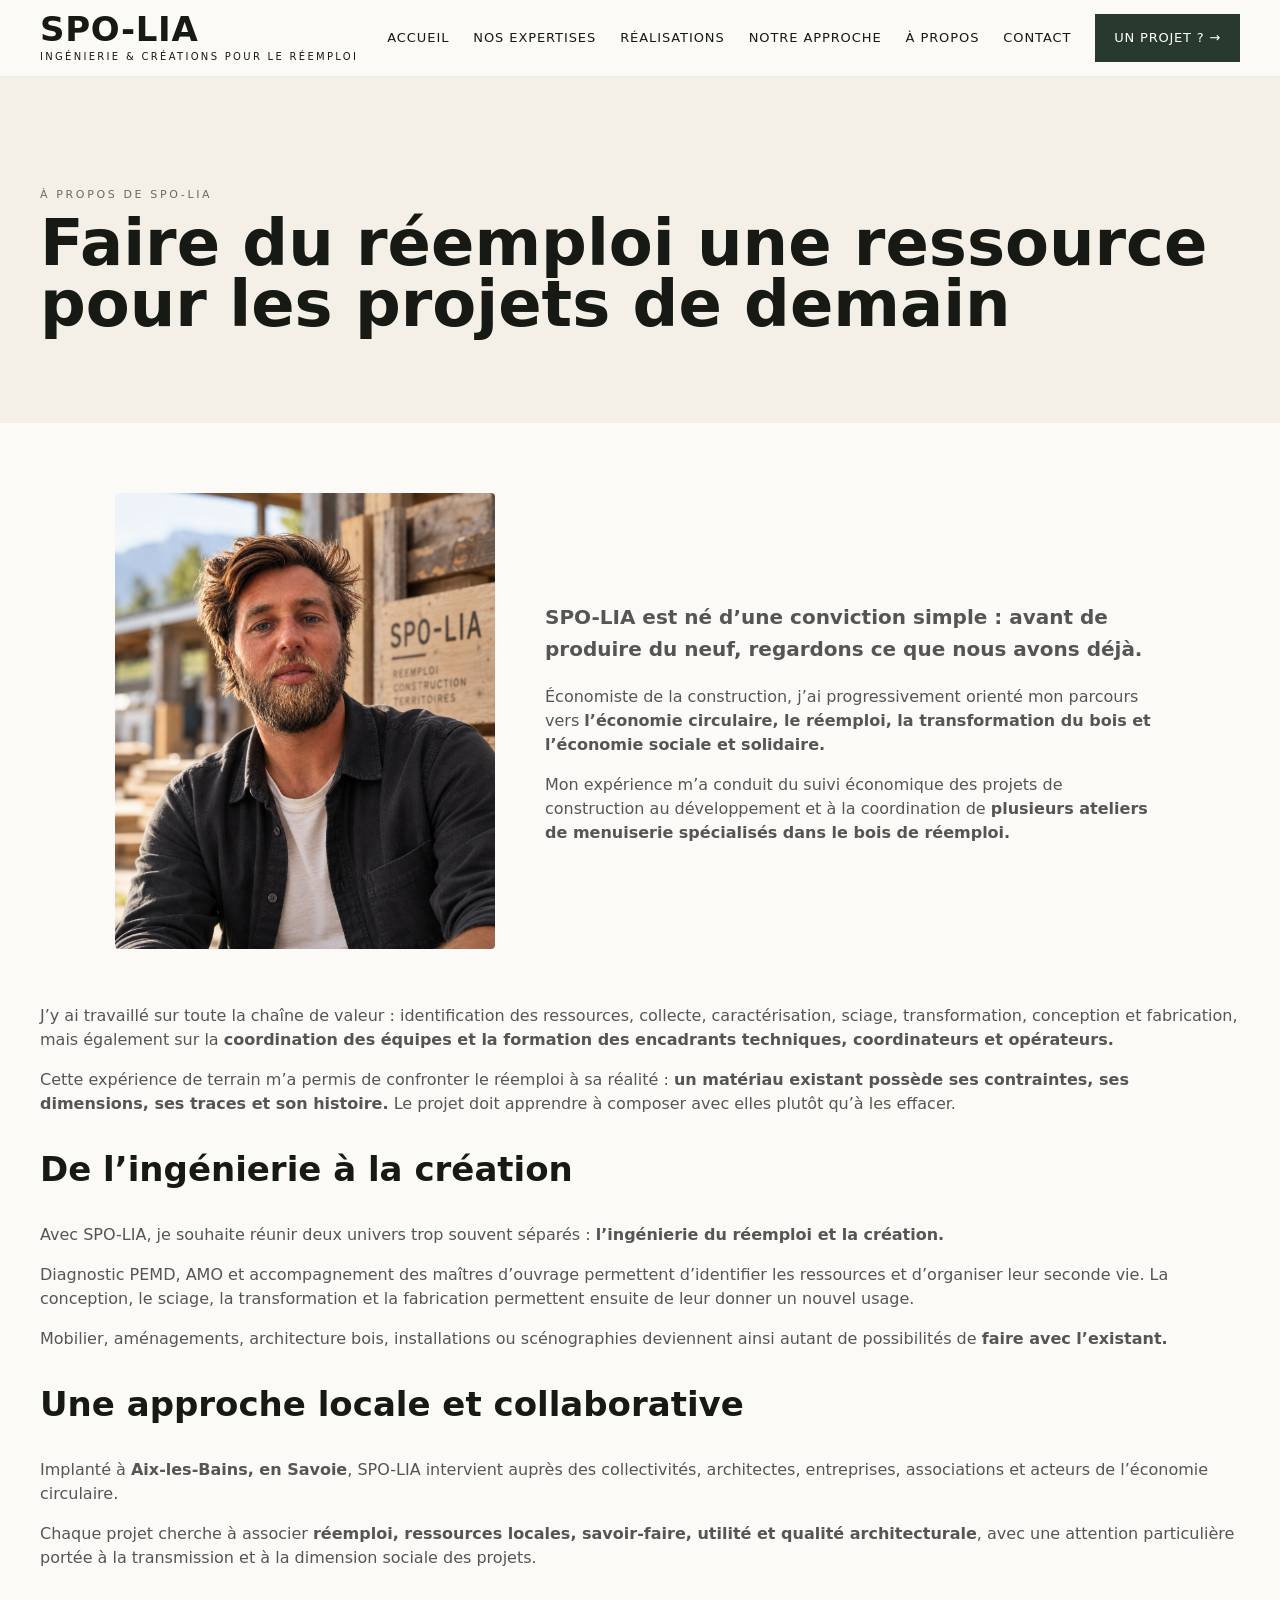
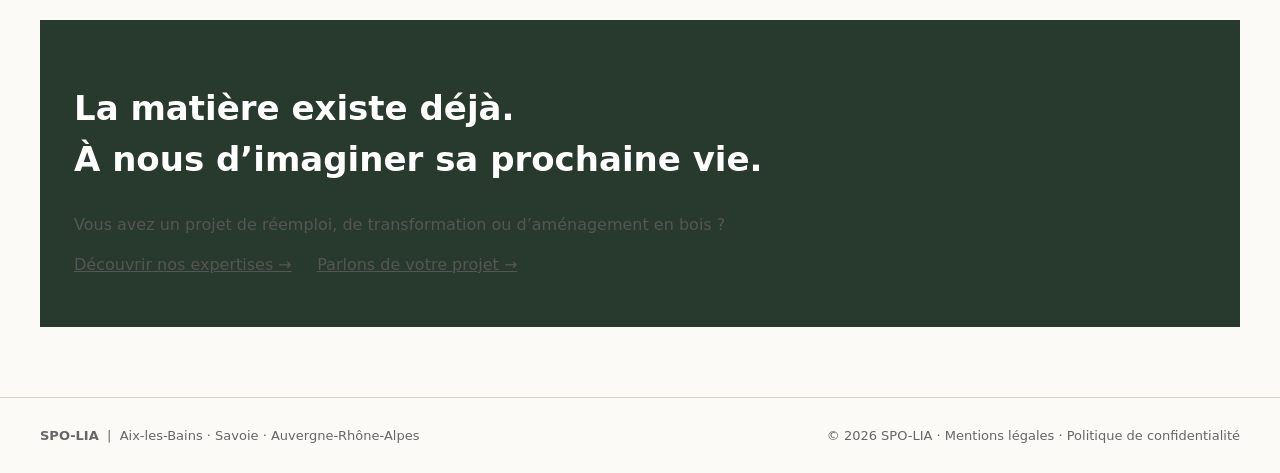
<file: a-propos.html>
<!doctype html>
<html lang="fr">

<head>
  <meta charset="utf-8">
  <meta name="viewport" content="width=device-width, initial-scale=1">

  <title>À propos — SPO-LIA | Réemploi & construction</title>

  <meta name="description" content="Découvrez SPO-LIA, une approche du réemploi mêlant économie de la construction, économie circulaire, bois de réemploi et économie sociale et solidaire.">

  <link rel="canonical" href="https://spo-lia.fr/a-propos.html">
  <link rel="stylesheet" href="style.css">
</head>

<body>

<header class="header">
  <div class="container nav">

    <a class="brand" href="index.html">
      <strong>SPO-LIA</strong>
      <span>INGÉNIERIE & CRÉATIONS POUR LE RÉEMPLOI</span>
    </a>

    <nav class="navlinks">
      <a href="index.html">Accueil</a>
      <a href="expertises.html">Nos expertises</a>
      <a href="realisations.html">Réalisations</a>
      <a href="approche.html">Notre approche</a>
      <a href="a-propos.html">À propos</a>
      <a href="contact.html">Contact</a>
      <a class="btn dark" href="contact.html">Un projet ? →</a>
    </nav>

  </div>
</header>


<section class="page-hero">
  <div class="container">

    <div class="eyebrow">À propos de SPO-LIA</div>

    <h1>Faire du réemploi une ressource<br>
    pour les projets de demain</h1>

  </div>
</section>


<section class="content">

  <div class="container">

    <!-- PHOTO -->

    <div style="
      max-width:1050px;
      margin:0 auto 55px auto;
      display:grid;
      grid-template-columns:minmax(260px,380px) 1fr;
      gap:50px;
      align-items:center;
    ">

      <div>
        <img
          src="assets/Photo4.png"
          alt="SPO-LIA — économie circulaire et bois de réemploi"
          style="
            width:100%;
            display:block;
            border-radius:4px;
            object-fit:cover;
          ">
      </div>


      <div>

        <p style="font-size:1.25rem; line-height:1.6;">
          <strong>
          SPO-LIA est né d’une conviction simple :
          avant de produire du neuf, regardons ce que nous avons déjà.
          </strong>
        </p>

        <p>
          Économiste de la construction, j’ai progressivement orienté mon parcours vers
          <strong>l’économie circulaire, le réemploi, la transformation du bois
          et l’économie sociale et solidaire.</strong>
        </p>

        <p>
          Mon expérience m’a conduit du suivi économique des projets de construction
          au développement et à la coordination de
          <strong>plusieurs ateliers de menuiserie spécialisés dans le bois de réemploi.</strong>
        </p>

      </div>

    </div>


    <p>
      J’y ai travaillé sur toute la chaîne de valeur :
      identification des ressources, collecte, caractérisation, sciage,
      transformation, conception et fabrication, mais également sur la
      <strong>coordination des équipes et la formation des encadrants techniques,
      coordinateurs et opérateurs.</strong>
    </p>

    <p>
      Cette expérience de terrain m’a permis de confronter le réemploi à sa réalité :
      <strong>un matériau existant possède ses contraintes, ses dimensions,
      ses traces et son histoire.</strong>
      Le projet doit apprendre à composer avec elles plutôt qu’à les effacer.
    </p>


    <h2>De l’ingénierie à la création</h2>

    <p>
      Avec SPO-LIA, je souhaite réunir deux univers trop souvent séparés :
      <strong>l’ingénierie du réemploi et la création.</strong>
    </p>

    <p>
      Diagnostic PEMD, AMO et accompagnement des maîtres d’ouvrage permettent
      d’identifier les ressources et d’organiser leur seconde vie.
      La conception, le sciage, la transformation et la fabrication permettent
      ensuite de leur donner un nouvel usage.
    </p>

    <p>
      Mobilier, aménagements, architecture bois, installations ou scénographies
      deviennent ainsi autant de possibilités de
      <strong>faire avec l’existant.</strong>
    </p>


    <h2>Une approche locale et collaborative</h2>

    <p>
      Implanté à <strong>Aix-les-Bains, en Savoie</strong>, SPO-LIA intervient
      auprès des collectivités, architectes, entreprises, associations
      et acteurs de l’économie circulaire.
    </p>

    <p>
      Chaque projet cherche à associer
      <strong>réemploi, ressources locales, savoir-faire, utilité
      et qualité architecturale</strong>,
      avec une attention particulière portée à la transmission
      et à la dimension sociale des projets.
    </p>


    <div class="contact-box" style="margin-top:50px;">

      <h2>La matière existe déjà.<br>
      À nous d’imaginer sa prochaine vie.</h2>

      <p>
        Vous avez un projet de réemploi, de transformation ou
        d’aménagement en bois ?
      </p>

      <p>
        <a href="expertises.html">Découvrir nos expertises →</a>
        &nbsp;&nbsp;&nbsp;
        <a href="contact.html">Parlons de votre projet →</a>
      </p>

    </div>

  </div>

</section>


<footer class="footer">

  <div class="container footer-row">

    <div>
      <strong>SPO-LIA</strong>
      &nbsp;|&nbsp;
      Aix-les-Bains · Savoie · Auvergne-Rhône-Alpes
    </div>

    <div>
      © 2026 SPO-LIA · Mentions légales · Politique de confidentialité
    </div>

  </div>

</footer>

</body>
</html>
</file>
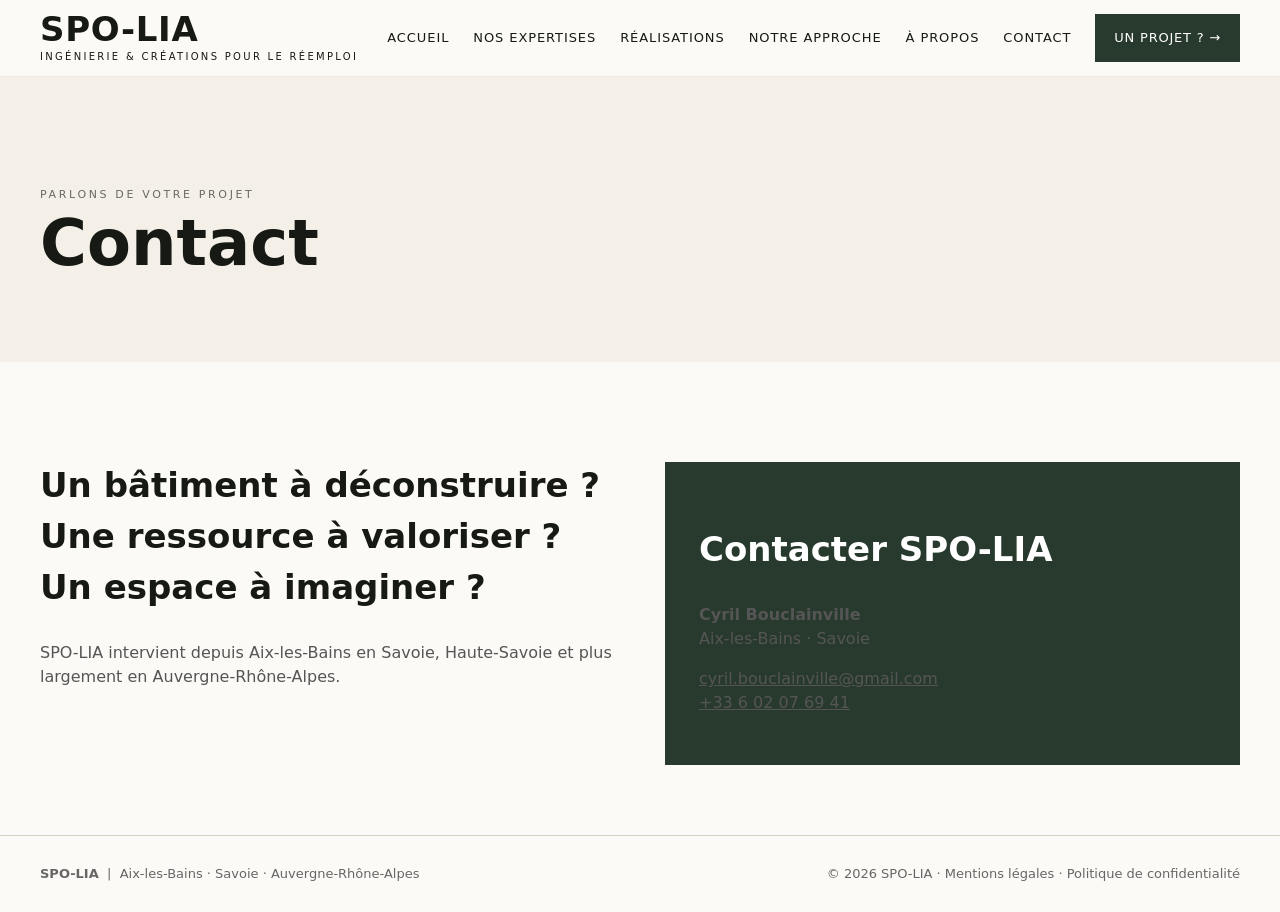
<file: contact.html>
<!doctype html><html lang="fr"><head><meta charset="utf-8"><meta name="viewport" content="width=device-width,initial-scale=1"><title>Contact — SPO-LIA</title><link rel="stylesheet" href="style.css"></head><body><header class="header"><div class="container nav"><a class="brand" href="index.html"><strong>SPO-LIA</strong><span>INGÉNIERIE & CRÉATIONS POUR LE RÉEMPLOI</span></a><nav class="navlinks"><a href="index.html">Accueil</a><a href="expertises.html">Nos expertises</a><a href="realisations.html">Réalisations</a><a href="approche.html">Notre approche</a><a href="a-propos.html">À propos</a><a href="contact.html">Contact</a><a class="btn dark" href="contact.html">Un projet ? →</a></nav></div></header><section class="page-hero"><div class="container"><div class="eyebrow">Parlons de votre projet</div><h1>Contact</h1></div></section><section class="content"><div class="container"><div class="content-grid"><div><h2>Un bâtiment à déconstruire ? Une ressource à valoriser ? Un espace à imaginer ?</h2><p>SPO-LIA intervient depuis Aix-les-Bains en Savoie, Haute-Savoie et plus largement en Auvergne-Rhône-Alpes.</p></div><div class="contact-box"><h2>Contacter SPO-LIA</h2><p><strong>Cyril Bouclainville</strong><br>Aix-les-Bains · Savoie</p><p><a href="mailto:cyril.bouclainville@gmail.com">cyril.bouclainville@gmail.com</a><br><a href="tel:+33602076941">+33 6 02 07 69 41</a></p></div></div></div></section><footer class="footer"><div class="container footer-row"><div><strong>SPO-LIA</strong> &nbsp;|&nbsp; Aix-les-Bains · Savoie · Auvergne-Rhône-Alpes</div><div>© 2026 SPO-LIA · Mentions légales · Politique de confidentialité</div></div></footer></body></html>
</file>
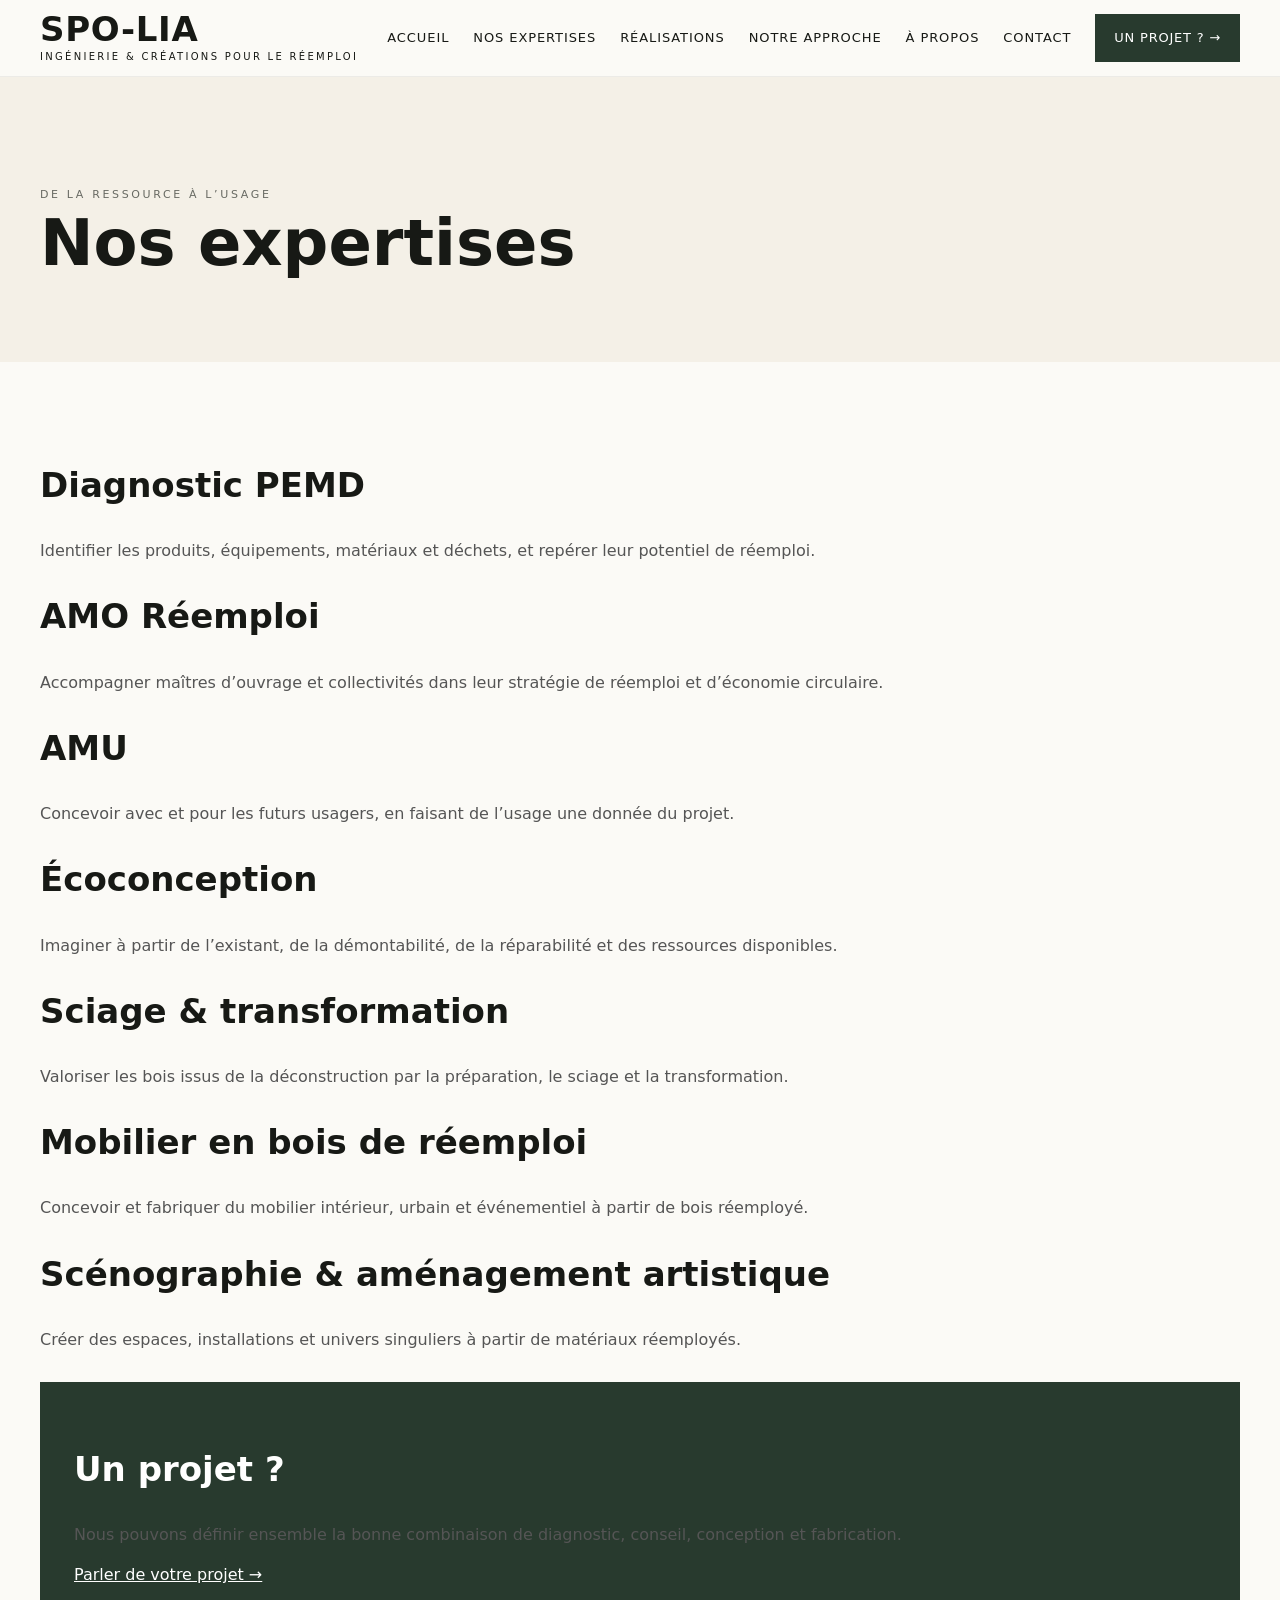
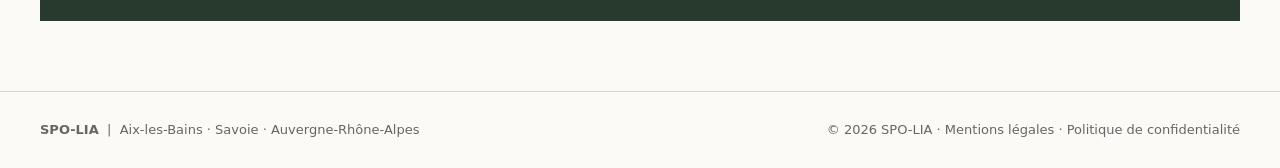
<file: expertises.html>
<!doctype html>
<html lang="fr">

<head>
  <meta charset="utf-8">
  <meta name="viewport" content="width=device-width, initial-scale=1">

  <title>Nos expertises — SPO-LIA</title>

  <meta name="description" content="SPO-LIA accompagne les projets de réemploi : diagnostic PEMD, AMO réemploi, AMU, écoconception, sciage, transformation et mobilier en bois de réemploi à Aix-les-Bains, en Savoie et en Auvergne-Rhône-Alpes.">

  <link rel="canonical" href="https://spo-lia.fr/expertises.html">
  <link rel="stylesheet" href="style.css">
</head>

<body>

<header class="header">
  <div class="container nav">

    <a class="brand" href="index.html">
      <strong>SPO-LIA</strong>
      <span>INGÉNIERIE & CRÉATIONS POUR LE RÉEMPLOI</span>
    </a>

    <nav class="navlinks">
      <a href="index.html">Accueil</a>
      <a href="expertises.html">Nos expertises</a>
      <a href="realisations.html">Réalisations</a>
      <a href="approche.html">Notre approche</a>
      <a href="a-propos.html">À propos</a>
      <a href="contact.html">Contact</a>
      <a class="btn dark" href="contact.html">Un projet ? →</a>
    </nav>

  </div>
</header>

<section class="page-hero">
  <div class="container">
    <div class="eyebrow">De la ressource à l’usage</div>
    <h1>Nos expertises</h1>
  </div>
</section>

<section class="content">
  <div class="container">

    <h2>Diagnostic PEMD</h2>
    <p>
      Identifier les produits, équipements, matériaux et déchets,
      et repérer leur potentiel de réemploi.
    </p>

    <h2>AMO Réemploi</h2>
    <p>
      Accompagner maîtres d’ouvrage et collectivités dans leur stratégie
      de réemploi et d’économie circulaire.
    </p>

    <h2>AMU</h2>
    <p>
      Concevoir avec et pour les futurs usagers,
      en faisant de l’usage une donnée du projet.
    </p>

    <h2>Écoconception</h2>
    <p>
      Imaginer à partir de l’existant, de la démontabilité,
      de la réparabilité et des ressources disponibles.
    </p>

    <h2>Sciage & transformation</h2>
    <p>
      Valoriser les bois issus de la déconstruction
      par la préparation, le sciage et la transformation.
    </p>

    <h2>Mobilier en bois de réemploi</h2>
    <p>
      Concevoir et fabriquer du mobilier intérieur, urbain
      et événementiel à partir de bois réemployé.
    </p>

    <h2>Scénographie & aménagement artistique</h2>
    <p>
      Créer des espaces, installations et univers singuliers
      à partir de matériaux réemployés.
    </p>

    <div class="contact-box">
      <h2>Un projet ?</h2>
      <p>
        Nous pouvons définir ensemble la bonne combinaison
        de diagnostic, conseil, conception et fabrication.
      </p>
      <a href="contact.html">Parler de votre projet →</a>
    </div>

  </div>
</section>

<footer class="footer">
  <div class="container footer-row">

    <div>
      <strong>SPO-LIA</strong>
      &nbsp;|&nbsp;
      Aix-les-Bains · Savoie · Auvergne-Rhône-Alpes
    </div>

    <div>
      © 2026 SPO-LIA · Mentions légales · Politique de confidentialité
    </div>

  </div>
</footer>

</body>
</html>
</file>
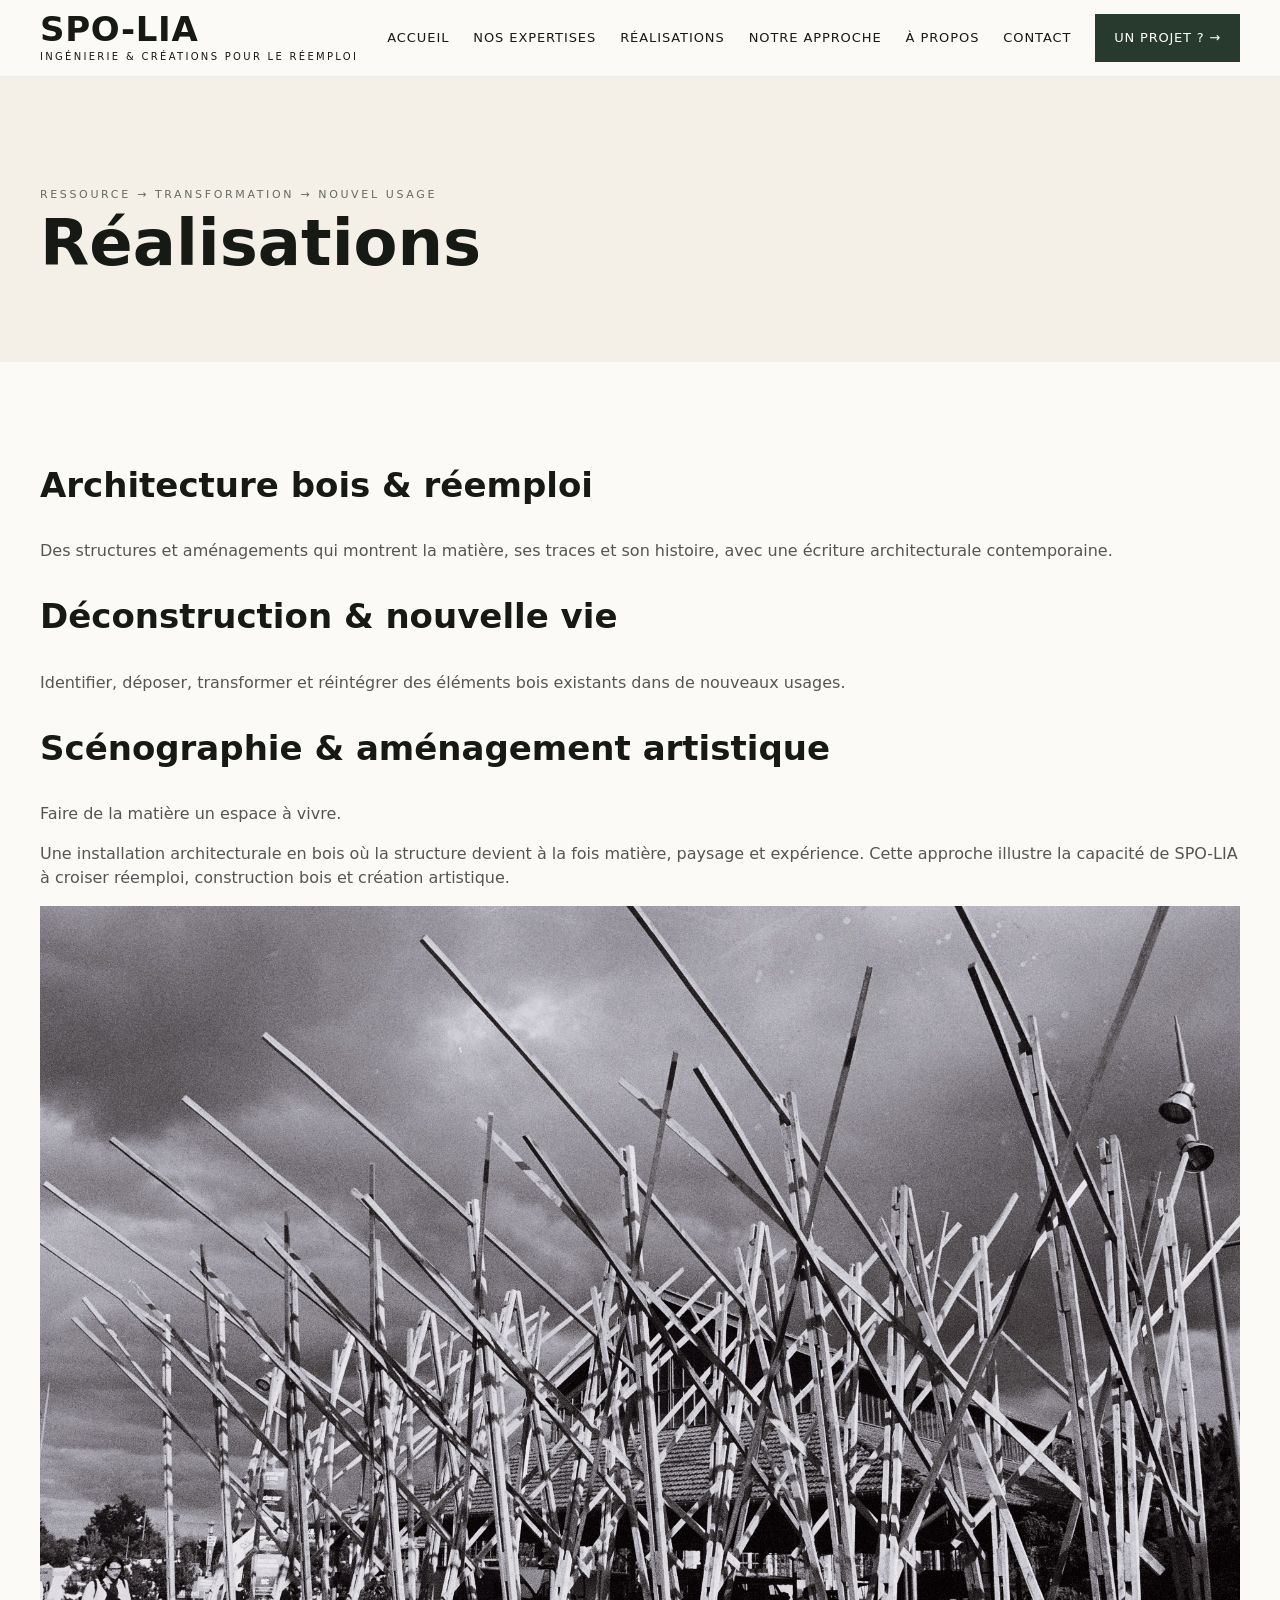
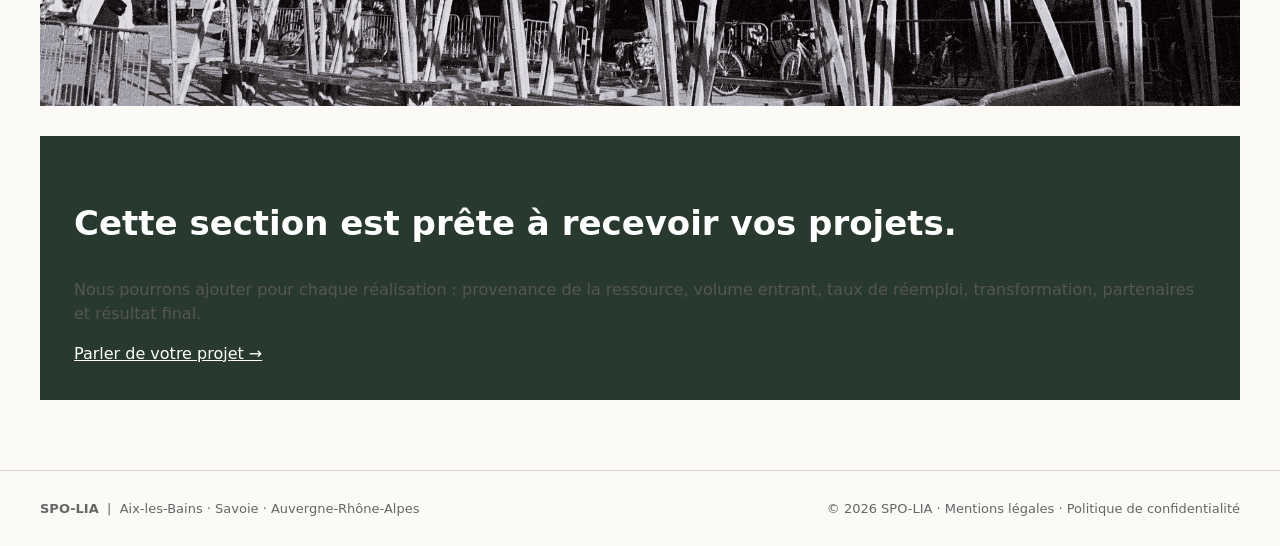
<file: realisations.html>
<!doctype html>
<html lang="fr">

<head>
  <meta charset="utf-8">
  <meta name="viewport" content="width=device-width, initial-scale=1">

  <title>Réalisations en bois de réemploi — SPO-LIA</title>

  <meta name="description" content="Découvrez les réalisations SPO-LIA : architecture bois, réemploi, déconstruction, transformation, scénographie et aménagement artistique à Aix-les-Bains, en Savoie et en Auvergne-Rhône-Alpes.">

  <link rel="canonical" href="https://spo-lia.fr/realisations.html">
  <link rel="stylesheet" href="style.css">
</head>

<body>

<header class="header">
  <div class="container nav">

    <a class="brand" href="index.html">
      <strong>SPO-LIA</strong>
      <span>INGÉNIERIE & CRÉATIONS POUR LE RÉEMPLOI</span>
    </a>

    <nav class="navlinks">
      <a href="index.html">Accueil</a>
      <a href="expertises.html">Nos expertises</a>
      <a href="realisations.html">Réalisations</a>
      <a href="approche.html">Notre approche</a>
      <a href="a-propos.html">À propos</a>
      <a href="contact.html">Contact</a>
      <a class="btn dark" href="contact.html">Un projet ? →</a>
    </nav>

  </div>
</header>

<section class="page-hero">
  <div class="container">
    <div class="eyebrow">Ressource → transformation → nouvel usage</div>
    <h1>Réalisations</h1>
  </div>
</section>

<section class="content">
  <div class="container">

    <h2>Architecture bois & réemploi</h2>

    <p>
      Des structures et aménagements qui montrent la matière,
      ses traces et son histoire, avec une écriture architecturale contemporaine.
    </p>

    <h2>Déconstruction & nouvelle vie</h2>

    <p>
      Identifier, déposer, transformer et réintégrer des éléments
      bois existants dans de nouveaux usages.
    </p>

    <h2>Scénographie & aménagement artistique</h2>

    <p>
      Faire de la matière un espace à vivre.
    </p>

    <p>
      Une installation architecturale en bois où la structure devient
      à la fois matière, paysage et expérience. Cette approche illustre
      la capacité de SPO-LIA à croiser réemploi, construction bois
      et création artistique.
    </p>

    <img
      src="assets/Photo3.jpg"
      alt="Scénographie et aménagement en bois de réemploi SPO-LIA"
      loading="lazy"
    >

    <div class="contact-box">
      <h2>Cette section est prête à recevoir vos projets.</h2>

      <p>
        Nous pourrons ajouter pour chaque réalisation :
        provenance de la ressource, volume entrant, taux de réemploi,
        transformation, partenaires et résultat final.
      </p>

      <a href="contact.html">Parler de votre projet →</a>
    </div>

  </div>
</section>

<footer class="footer">
  <div class="container footer-row">

    <div>
      <strong>SPO-LIA</strong>
      &nbsp;|&nbsp;
      Aix-les-Bains · Savoie · Auvergne-Rhône-Alpes
    </div>

    <div>
      © 2026 SPO-LIA · Mentions légales · Politique de confidentialité
    </div>

  </div>
</footer>

</body>
</html>
</file>
<file: style.css>
:root{--bg:#f4f0e7;--paper:#fbfaf6;--ink:#171915;--green:#283a2e;--sand:#b38b58;--line:#d9d1c3;--muted:#686a63;--max:1200px}*{box-sizing:border-box}html{scroll-behavior:smooth}body{margin:0;font-family:Inter,ui-sans-serif,system-ui,-apple-system,BlinkMacSystemFont,"Segoe UI",sans-serif;background:var(--paper);color:var(--ink);line-height:1.5}a{color:inherit;text-decoration:none}img{max-width:100%;display:block}.container{width:min(var(--max),calc(100% - 40px));margin:auto}.header{position:sticky;top:0;z-index:20;background:rgba(251,250,246,.94);backdrop-filter:blur(12px);border-bottom:1px solid rgba(0,0,0,.06)}.nav{display:flex;align-items:center;justify-content:space-between;gap:24px;padding:14px 0}.brand{display:flex;flex-direction:column;line-height:.92}.brand strong{font-size:34px;letter-spacing:.02em}.brand span{font-size:10px;letter-spacing:.23em;margin-top:7px}.navlinks{display:flex;gap:24px;font-size:13px;text-transform:uppercase;letter-spacing:.07em;align-items:center}.btn{display:inline-flex;align-items:center;gap:9px;padding:13px 18px;border:1px solid var(--ink);font-size:13px;text-transform:uppercase;letter-spacing:.06em}.btn.primary{background:var(--sand);border-color:var(--sand);color:white}.btn.dark{background:var(--green);border-color:var(--green);color:white}.hero{background:linear-gradient(90deg,rgba(15,20,15,.92) 0%,rgba(15,20,15,.68) 44%,rgba(15,20,15,.18) 100%),url('https://images.unsplash.com/photo-1782829243963-3a2dee566511?auto=format&fit=crop&fm=jpg&ixid=M3wxMjA3fDB8MHxwaG90by1wYWdlfHx8fGVufDB8fHx8fA%3D%3D&ixlib=rb-4.1.0&q=60&w=3000') center/cover no-repeat;min-height:610px;color:white;display:flex;align-items:center}.hero-inner{padding:82px 0;width:min(720px,100%)}.kicker{font-size:12px;letter-spacing:.26em;text-transform:uppercase;margin-bottom:18px}.hero h1{font-size:clamp(46px,6vw,84px);line-height:.92;margin:0 0 20px;letter-spacing:-.035em}.hero h1 .accent{color:#c9a475}.hero p.lead{font-size:21px;max-width:700px;margin:0 0 12px}.hero .servicesline{font-size:15px;opacity:.9}.cta-row{display:flex;gap:12px;flex-wrap:wrap;margin-top:28px}.process{padding:54px 0;background:var(--bg);border-top:1px solid var(--line);border-bottom:1px solid var(--line)}.section-head{text-align:center;margin-bottom:28px}.section-head .eyebrow,.eyebrow{font-size:11px;text-transform:uppercase;letter-spacing:.24em;color:var(--muted)}.section-head h2,.section-title{font-size:40px;line-height:1.04;margin:8px 0 0}.steps{display:grid;grid-template-columns:repeat(6,1fr);gap:18px}.step{text-align:center;padding:10px}.step .icon{width:46px;height:46px;border:1.5px solid var(--ink);border-radius:50%;display:grid;place-items:center;margin:0 auto 11px;font-size:21px}.step strong{display:block;text-transform:uppercase;font-size:13px}.step span{font-size:13px;color:var(--muted)}.split{display:grid;grid-template-columns:1fr 1fr;min-height:540px}.split .image{background:url('https://images.pexels.com/photos/15612541/pexels-photo-15612541/free-photo-of-wood-in-a-carpentry.jpeg?auto=compress&dpr=1&h=900&w=1600') center/cover no-repeat}.split .copy{padding:70px clamp(32px,6vw,85px);display:flex;flex-direction:column;justify-content:center;background:#f7f4ed}.copy h2{font-size:52px;line-height:.98;margin:8px 0 24px}.copy h2 .accent{color:var(--sand)}.copy p{font-size:17px;color:#4d504a;max-width:630px}.quote{margin-top:24px;font-family:Georgia,serif;font-style:italic;font-size:22px;color:var(--green)}.expertise{padding:74px 0}.expertise-grid{display:grid;grid-template-columns:repeat(4,1fr);gap:14px;margin-top:28px}.card{min-height:245px;color:white;padding:24px;display:flex;flex-direction:column;justify-content:flex-end}.card:nth-child(1){background:linear-gradient(135deg,#3e4940,#1f2d25)}.card:nth-child(2){background:linear-gradient(135deg,#6f765f,#314537)}.card:nth-child(3){background:linear-gradient(135deg,#7d725e,#314033)}.card:nth-child(4){background:linear-gradient(135deg,#8d7a5d,#3d3329)}.card:nth-child(5){background:linear-gradient(135deg,#6f5e45,#352f27)}.card:nth-child(6){background:linear-gradient(135deg,#9a815f,#4b3c2b)}.card:nth-child(7){background:linear-gradient(135deg,#536358,#22352b)}.card .num{font-size:12px;opacity:.75;margin-bottom:auto}.card h3{font-size:21px;line-height:1.05;margin:0 0 9px}.card p{font-size:13px;margin:0;opacity:.87}.values{background:var(--green);color:white;padding:76px 0}.values-grid{display:grid;grid-template-columns:1.1fr .9fr;gap:70px;align-items:center}.values h2{font-size:48px;line-height:1;margin:8px 0 20px}.value-list{display:grid;grid-template-columns:repeat(3,1fr);gap:18px;margin-top:30px}.value{border-top:1px solid rgba(255,255,255,.35);padding-top:14px}.value strong{display:block;font-size:14px;text-transform:uppercase;margin-bottom:6px}.value span{font-size:13px;opacity:.8}.regions{padding:72px 0;background:linear-gradient(180deg,#eaf0eb,#dce7df)}.regions-grid{display:grid;grid-template-columns:1fr 1fr;gap:36px;align-items:center}.mountain{height:340px;background:linear-gradient(180deg,rgba(255,255,255,.06),rgba(24,48,37,.38)),linear-gradient(135deg,#8cb1bc,#487067 55%,#213f35);position:relative;overflow:hidden}.mountain:before{content:"";position:absolute;left:-4%;right:-4%;bottom:-22%;height:72%;background:#d4ded8;clip-path:polygon(0 70%,10% 55%,20% 67%,31% 35%,40% 58%,54% 22%,64% 51%,76% 32%,88% 61%,100% 38%,100% 100%,0 100%)}.mountain:after{content:"SAVOIE • HAUTE-SAVOIE • AUVERGNE-RHÔNE-ALPES";position:absolute;right:24px;top:24px;color:white;font-size:11px;letter-spacing:.13em;text-align:right}.footer{padding:28px 0;border-top:1px solid var(--line);font-size:13px;color:#666}.footer-row{display:flex;justify-content:space-between;gap:20px;flex-wrap:wrap}.page-hero{padding:110px 0 70px;background:var(--bg)}.page-hero h1{font-size:64px;line-height:.95;margin:10px 0 18px}.content{padding:70px 0}.content-grid{display:grid;grid-template-columns:1fr 1fr;gap:50px}.content h2{font-size:34px}.content p{color:#555}.contact-box{background:var(--green);color:white;padding:34px;margin-top:30px}.contact-box a{text-decoration:underline}@media(max-width:950px){.navlinks{display:none}.hero{min-height:560px}.steps{grid-template-columns:repeat(3,1fr)}.split,.values-grid,.regions-grid,.content-grid{grid-template-columns:1fr}.split .image{min-height:420px}.expertise-grid{grid-template-columns:repeat(2,1fr)}}@media(max-width:620px){.container{width:min(100% - 24px,var(--max))}.hero h1{font-size:48px}.steps{grid-template-columns:repeat(2,1fr)}.expertise-grid{grid-template-columns:1fr}.copy h2{font-size:40px}.page-hero h1{font-size:48px}}

.card:nth-child(1){background-image:linear-gradient(180deg,rgba(0,0,0,.12),rgba(0,0,0,.72)),url("https://images.pexels.com/photos/15612541/pexels-photo-15612541/free-photo-of-wood-in-a-carpentry.jpeg?auto=compress&dpr=1&h=750&w=1260");background-size:cover;background-position:center}
.card:nth-child(2){background-image:linear-gradient(180deg,rgba(0,0,0,.12),rgba(0,0,0,.72)),url("https://images.unsplash.com/photo-1782829243963-3a2dee566511?auto=format&fit=crop&fm=jpg&ixid=M3wxMjA3fDB8MHxwaG90by1wYWdlfHx8fGVufDB8fHx8fA%3D%3D&ixlib=rb-4.1.0&q=60&w=3000");background-size:cover;background-position:center}
.card:nth-child(3){background-image:linear-gradient(180deg,rgba(0,0,0,.16),rgba(0,0,0,.72)),url('https://images.unsplash.com/photo-1782829243963-3a2dee566511?auto=format&fit=crop&fm=jpg&q=80&w=1800');background-size:cover;background-position:center}
.card:nth-child(4){background-image:linear-gradient(180deg,rgba(0,0,0,.15),rgba(0,0,0,.72)),url("https://images.pexels.com/photos/8447804/pexels-photo-8447804.jpeg?auto=compress&dpr=1&h=750&w=1260");background-size:cover;background-position:center}
.card:nth-child(5){background-image:linear-gradient(180deg,rgba(0,0,0,.12),rgba(0,0,0,.72)),url("https://images.pexels.com/photos/8447804/pexels-photo-8447804.jpeg?auto=compress&dpr=1&h=750&w=1260");background-size:cover;background-position:center}
.card:nth-child(6){background-image:linear-gradient(180deg,rgba(0,0,0,.12),rgba(0,0,0,.72)),url("https://images.unsplash.com/photo-1782829243963-3a2dee566511?auto=format&fit=crop&fm=jpg&ixid=M3wxMjA3fDB8MHxwaG90by1wYWdlfHx8fGVufDB8fHx8fA%3D%3D&ixlib=rb-4.1.0&q=60&w=3000");background-size:cover;background-position:center 60%}
.card:nth-child(7){background-image:linear-gradient(180deg,rgba(0,0,0,.12),rgba(0,0,0,.72)),url('https://images.unsplash.com/photo-1782829243963-3a2dee566511?auto=format&fit=crop&fm=jpg&q=80&w=1800');background-size:cover;background-position:center}

/* V4 — offre commerciale en 3 univers */
.offer{padding:86px 0;background:#fbfaf6}.offer-head{max-width:820px;margin-left:auto;margin-right:auto}.offer-head p{max-width:700px;margin:16px auto 0;color:var(--muted);font-size:17px}.offer-grid{display:grid;grid-template-columns:repeat(3,1fr);gap:18px;margin-top:38px}.offer-card{position:relative;min-height:470px;padding:34px;background:var(--bg);border:1px solid var(--line);display:flex;flex-direction:column;transition:transform .25s ease,box-shadow .25s ease}.offer-card:hover{transform:translateY(-5px);box-shadow:0 18px 45px rgba(28,34,28,.09)}.offer-card:nth-child(2){background:#eef0e9}.offer-card:nth-child(3){background:var(--green);color:white;border-color:var(--green)}.offer-num{font-size:12px;letter-spacing:.18em;opacity:.6;margin-bottom:34px}.offer-word{text-transform:uppercase;letter-spacing:.2em;font-size:12px;color:var(--sand);font-weight:700}.offer-card h3{font-size:31px;line-height:1.05;margin:10px 0 18px}.offer-card p{font-size:15px;opacity:.78;margin:0 0 20px}.offer-card ul{list-style:none;padding:18px 0 0;margin:0 0 26px;border-top:1px solid rgba(90,90,80,.22)}.offer-card:nth-child(3) ul{border-color:rgba(255,255,255,.22)}.offer-card li{padding:6px 0;font-size:14px}.offer-card li:before{content:"→";margin-right:9px;color:var(--sand)}.offer-card a{margin-top:auto;text-transform:uppercase;font-size:12px;letter-spacing:.08em;font-weight:700}.expertise-link{text-align:center;margin-top:32px}@media(max-width:950px){.offer-grid{grid-template-columns:1fr}.offer-card{min-height:0}}
</file>
